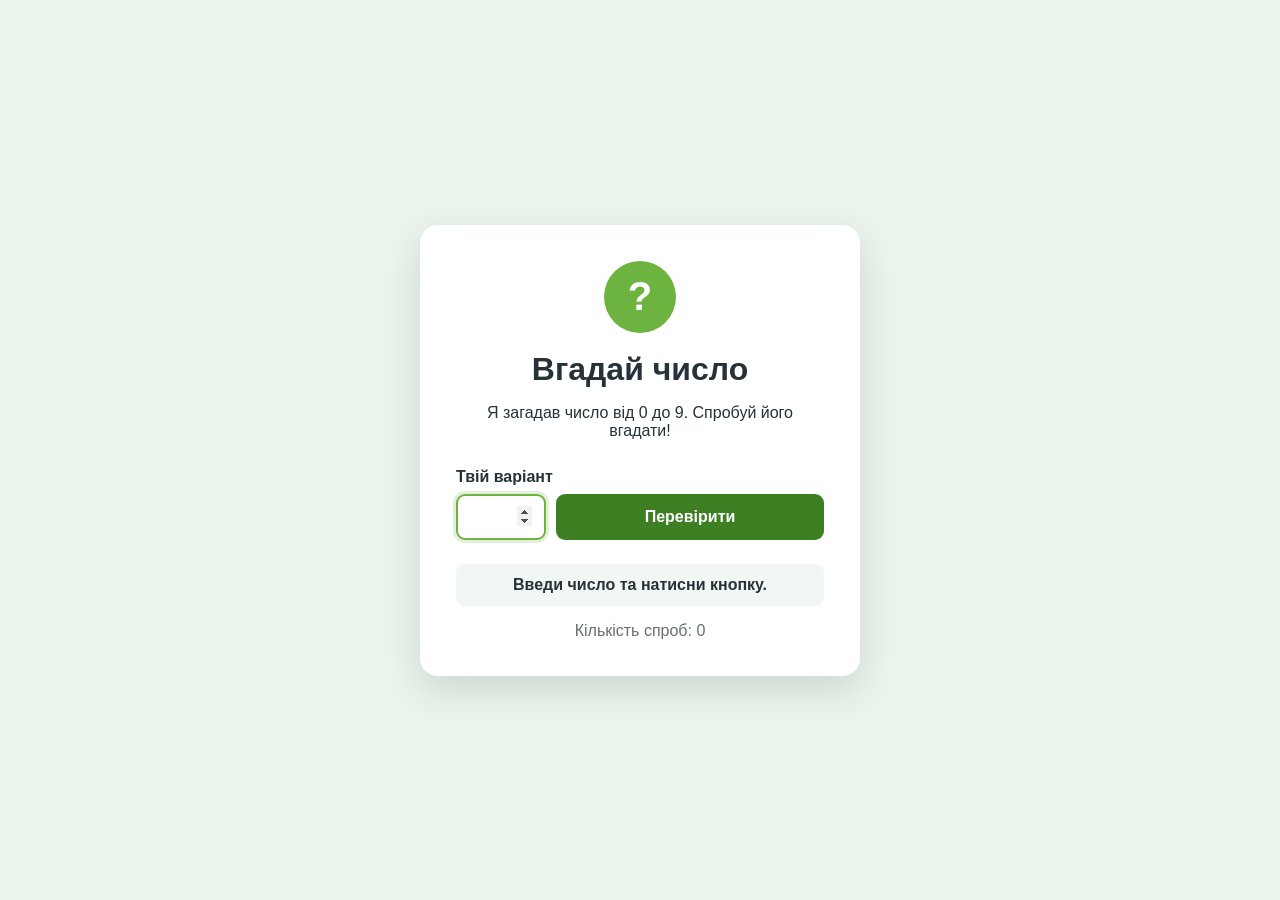
<file: guess-number/index.html>
<!doctype html>
<html lang="uk">
  <head>
    <meta charset="UTF-8">
    <meta name="viewport" content="width=device-width, initial-scale=1.0">
    <meta name="description" content="Проста гра Вгадай число">
    <title>Вгадай число</title>
    <link rel="stylesheet" href="styles.css">
    <script src="script.js" defer></script>
  </head>
  <body>
    <main class="game">
      <p class="game__icon" aria-hidden="true">?</p>
      <h1>Вгадай число</h1>
      <p>Я загадав число від 0 до 9. Спробуй його вгадати!</p>

      <form id="guess-form">
        <label for="guess">Твій варіант</label>
        <div class="controls">
          <input id="guess" name="guess" type="number" min="0" max="9" required autofocus>
          <button type="submit">Перевірити</button>
        </div>
      </form>

      <p id="message" class="message" aria-live="polite">Введи число та натисни кнопку.</p>
      <p class="attempts">Кількість спроб: <span id="attempts">0</span></p>

      <button id="restart" class="restart" type="button" hidden>Нова гра</button>
    </main>
  </body>
</html>
</file>
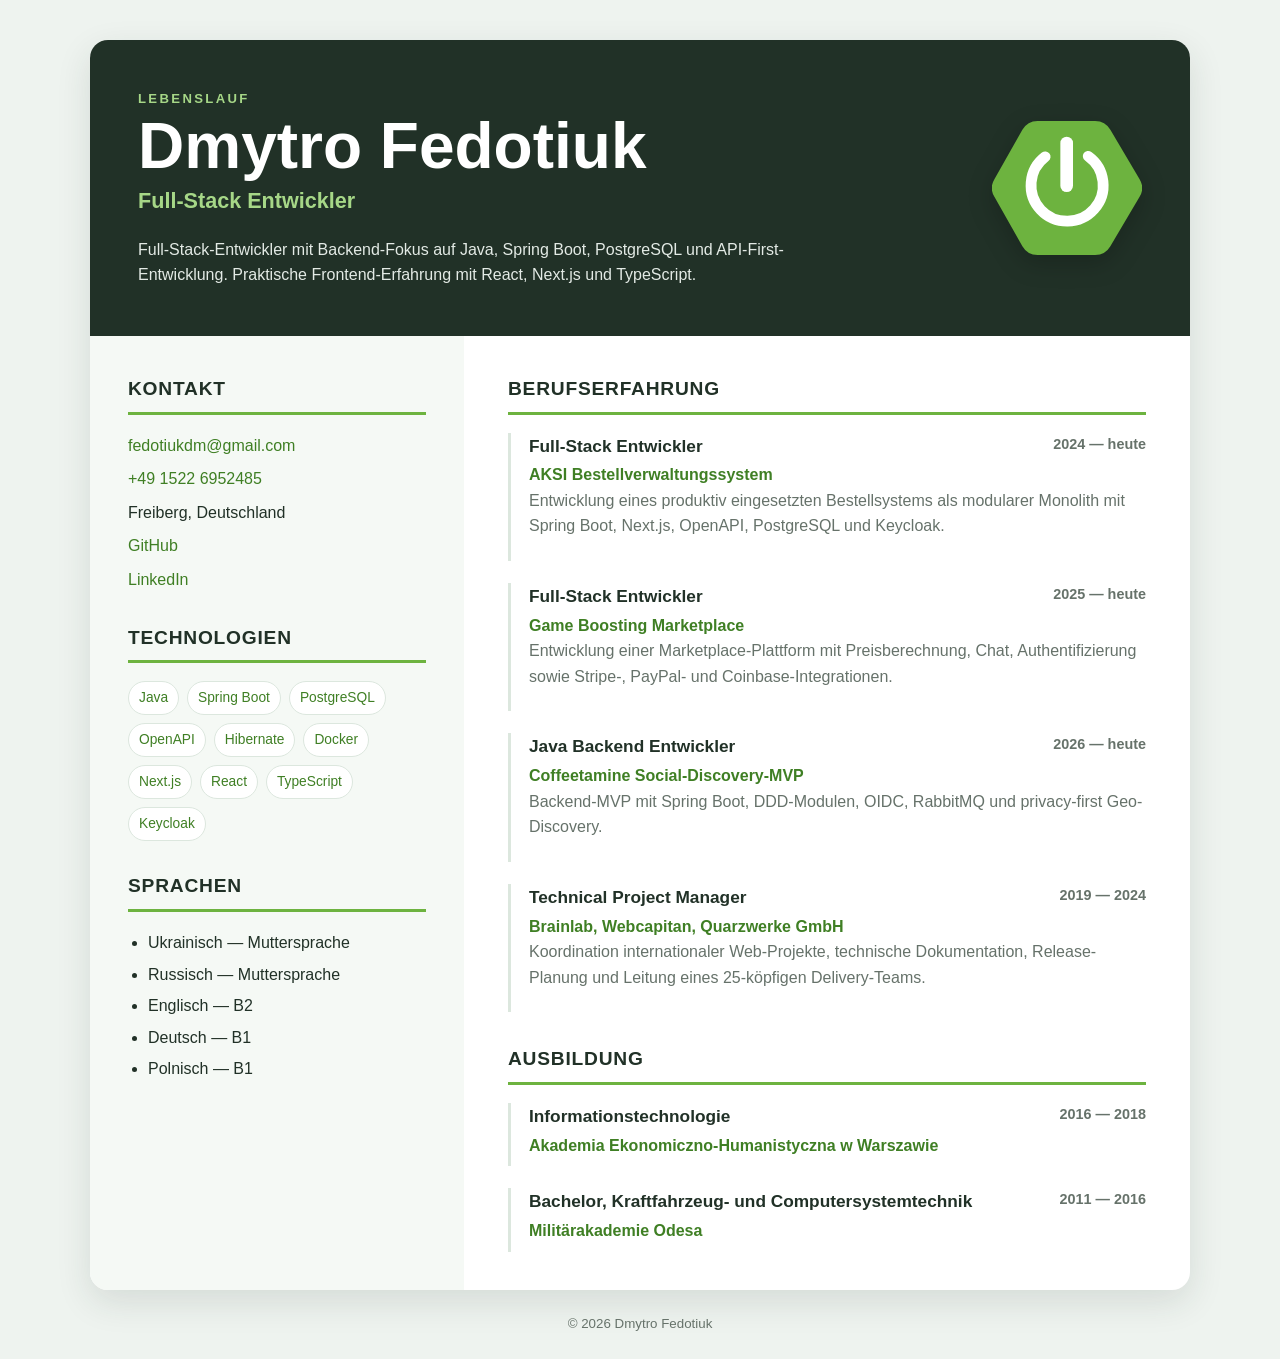
<file: index/index.html>
<!doctype html>
<html lang="de">
  <head>
    <meta charset="UTF-8">
    <meta name="viewport" content="width=device-width, initial-scale=1.0">
    <meta
      name="description"
      content="Lebenslauf von Dmytro Fedotiuk, Full-Stack Entwickler mit Schwerpunkt Java und Spring Boot."
    >
    <title>Dmytro Fedotiuk | CV</title>
    <link rel="icon" href="favicon.svg" type="image/svg+xml">
    <link rel="stylesheet" href="styles.css">
  </head>
  <body>
    <main class="cv">
      <header class="hero">
        <div class="hero__text">
          <p class="eyebrow">Lebenslauf</p>
          <h1>Dmytro Fedotiuk</h1>
          <p class="job-title">Full-Stack Entwickler</p>
          <p class="intro">
            Full-Stack-Entwickler mit Backend-Fokus auf Java, Spring Boot, PostgreSQL und
            API-First-Entwicklung. Praktische Frontend-Erfahrung mit React, Next.js und
            TypeScript.
          </p>
        </div>

        <img
          class="hero__logo"
          src="springboot.svg"
          alt="Spring Boot Logo"
          width="190"
          height="170"
        >
      </header>

      <div class="cv__layout">
        <aside class="sidebar">
          <section>
            <h2>Kontakt</h2>
            <address class="contact-list">
              <a href="mailto:fedotiukdm@gmail.com">fedotiukdm@gmail.com</a>
              <a href="tel:+4915226952485">+49 1522 6952485</a>
              <span>Freiberg, Deutschland</span>
              <a href="https://github.com/fedotiuk-dm">GitHub</a>
              <a href="https://linkedin.com/in/fedotiukdm">LinkedIn</a>
            </address>
          </section>

          <section>
            <h2>Technologien</h2>
            <div class="tags">
              <span>Java</span>
              <span>Spring Boot</span>
              <span>PostgreSQL</span>
              <span>OpenAPI</span>
              <span>Hibernate</span>
              <span>Docker</span>
              <span>Next.js</span>
              <span>React</span>
              <span>TypeScript</span>
              <span>Keycloak</span>
            </div>
          </section>

          <section>
            <h2>Sprachen</h2>
            <ul class="simple-list">
              <li>Ukrainisch — Muttersprache</li>
              <li>Russisch — Muttersprache</li>
              <li>Englisch — B2</li>
              <li>Deutsch — B1</li>
              <li>Polnisch — B1</li>
            </ul>
          </section>
        </aside>

        <div class="content">
          <section>
            <h2>Berufserfahrung</h2>

            <article class="entry">
              <div class="entry__heading">
                <div>
                  <h3>Full-Stack Entwickler</h3>
                  <p>AKSI Bestellverwaltungssystem</p>
                </div>
                <time>2024 — heute</time>
              </div>
              <p>
                Entwicklung eines produktiv eingesetzten Bestellsystems als modularer Monolith
                mit Spring Boot, Next.js, OpenAPI, PostgreSQL und Keycloak.
              </p>
            </article>

            <article class="entry">
              <div class="entry__heading">
                <div>
                  <h3>Full-Stack Entwickler</h3>
                  <p>Game Boosting Marketplace</p>
                </div>
                <time>2025 — heute</time>
              </div>
              <p>
                Entwicklung einer Marketplace-Plattform mit Preisberechnung, Chat,
                Authentifizierung sowie Stripe-, PayPal- und Coinbase-Integrationen.
              </p>
            </article>

            <article class="entry">
              <div class="entry__heading">
                <div>
                  <h3>Java Backend Entwickler</h3>
                  <p>Coffeetamine Social-Discovery-MVP</p>
                </div>
                <time>2026 — heute</time>
              </div>
              <p>
                Backend-MVP mit Spring Boot, DDD-Modulen, OIDC, RabbitMQ und
                privacy-first Geo-Discovery.
              </p>
            </article>

            <article class="entry">
              <div class="entry__heading">
                <div>
                  <h3>Technical Project Manager</h3>
                  <p>Brainlab, Webcapitan, Quarzwerke GmbH</p>
                </div>
                <time>2019 — 2024</time>
              </div>
              <p>
                Koordination internationaler Web-Projekte, technische Dokumentation,
                Release-Planung und Leitung eines 25-köpfigen Delivery-Teams.
              </p>
            </article>
          </section>

          <section>
            <h2>Ausbildung</h2>

            <article class="entry entry--compact">
              <div class="entry__heading">
                <div>
                  <h3>Informationstechnologie</h3>
                  <p>Akademia Ekonomiczno-Humanistyczna w Warszawie</p>
                </div>
                <time>2016 — 2018</time>
              </div>
            </article>

            <article class="entry entry--compact">
              <div class="entry__heading">
                <div>
                  <h3>Bachelor, Kraftfahrzeug- und Computersystemtechnik</h3>
                  <p>Militärakademie Odesa</p>
                </div>
                <time>2011 — 2016</time>
              </div>
            </article>
          </section>
        </div>
      </div>
    </main>

    <footer>
      <small>&copy; 2026 Dmytro Fedotiuk</small>
    </footer>
  </body>
</html>
</file>
<file: guess-number/styles.css>
* {
  box-sizing: border-box;
}

body {
  display: flex;
  min-height: 100vh;
  margin: 0;
  align-items: center;
  justify-content: center;
  padding: 20px;
  color: #253238;
  background: #eaf4ec;
  font-family: Arial, Helvetica, sans-serif;
}

.game {
  width: min(100%, 440px);
  padding: 36px;
  background: white;
  border-radius: 18px;
  box-shadow: 0 14px 35px rgb(37 50 56 / 14%);
  text-align: center;
}

.game__icon {
  display: flex;
  width: 72px;
  height: 72px;
  margin: 0 auto 18px;
  align-items: center;
  justify-content: center;
  color: white;
  background: #6db33f;
  border-radius: 50%;
  font-size: 2.5rem;
  font-weight: 700;
}

h1 {
  margin: 0 0 10px;
}

form {
  margin-top: 28px;
}

label {
  display: block;
  margin-bottom: 8px;
  font-weight: 700;
  text-align: left;
}

.controls {
  display: flex;
  gap: 10px;
}

input,
button {
  min-height: 46px;
  border-radius: 9px;
  font: inherit;
}

input {
  width: 90px;
  padding: 8px 12px;
  border: 2px solid #cdd8d0;
  font-size: 1.1rem;
}

input:focus {
  border-color: #6db33f;
  outline: 3px solid rgb(109 179 63 / 20%);
}

button {
  flex: 1;
  padding: 10px 18px;
  color: white;
  background: #3f7f24;
  border: 0;
  cursor: pointer;
  font-weight: 700;
  transition: background 0.2s ease, transform 0.2s ease;
}

button:hover {
  background: #2f6519;
  transform: translateY(-2px);
}

button:active {
  transform: translateY(0);
}

.message {
  min-height: 28px;
  margin: 24px 0 6px;
  padding: 12px;
  background: #f3f7f4;
  border-radius: 9px;
  font-weight: 700;
}

.message--success {
  color: #286317;
  background: #e2f3d9;
}

.message--hint {
  color: #805400;
  background: #fff3cf;
}

.message--error {
  color: #9b2525;
  background: #fde4e4;
}

.attempts {
  margin-bottom: 0;
  color: #647168;
}

.restart {
  width: 100%;
  margin-top: 18px;
}

@media (max-width: 480px) {
  .game {
    padding: 28px 20px;
  }

  .controls {
    flex-direction: column;
  }

  input {
    width: 100%;
  }
}
</file>
<file: index/styles.css>
:root {
  --green: #6db33f;
  --green-dark: #3f7f24;
  --ink: #213127;
  --muted: #66726a;
  --paper: #ffffff;
  --background: #eef3ef;
  --line: #dce7de;
}

* {
  box-sizing: border-box;
}

body {
  margin: 0;
  color: var(--ink);
  background: var(--background);
  font-family: Arial, Helvetica, sans-serif;
  line-height: 1.6;
}

a {
  color: var(--green-dark);
  text-decoration: none;
  transition: color 0.2s ease, transform 0.2s ease;
}

a:hover {
  color: var(--ink);
  transform: translateX(4px);
}

.cv {
  width: min(1100px, calc(100% - 40px));
  margin: 40px auto 20px;
  overflow: hidden;
  background: var(--paper);
  border-radius: 18px;
  box-shadow: 0 12px 35px rgb(33 49 39 / 12%);
}

.hero {
  display: flex;
  align-items: center;
  justify-content: space-between;
  gap: 40px;
  padding: 48px;
  color: white;
  background: var(--ink);
}

.hero__text {
  max-width: 720px;
}

.eyebrow {
  margin: 0 0 4px;
  color: #a6d787;
  font-size: 0.82rem;
  font-weight: 700;
  letter-spacing: 0.18em;
  text-transform: uppercase;
}

h1,
h2,
h3,
p {
  margin-top: 0;
}

h1 {
  margin-bottom: 4px;
  font-size: clamp(2.2rem, 6vw, 4rem);
  line-height: 1.05;
}

.job-title {
  margin-bottom: 18px;
  color: #a6d787;
  font-size: 1.35rem;
  font-weight: 700;
}

.intro {
  margin-bottom: 0;
  color: #e3eae5;
}

.hero__logo {
  width: 150px;
  height: auto;
  flex: 0 0 auto;
  filter: drop-shadow(0 8px 12px rgb(0 0 0 / 20%));
  transition: transform 0.25s ease;
}

.hero__logo:hover {
  transform: rotate(5deg) scale(1.05);
}

.cv__layout {
  display: flex;
  align-items: stretch;
}

.sidebar {
  display: flex;
  width: 34%;
  flex-direction: column;
  gap: 30px;
  padding: 38px;
  background: #f5f9f5;
}

.content {
  display: flex;
  width: 66%;
  flex-direction: column;
  gap: 32px;
  padding: 38px 44px;
}

h2 {
  margin-bottom: 18px;
  padding-bottom: 7px;
  border-bottom: 3px solid var(--green);
  font-size: 1.2rem;
  letter-spacing: 0.04em;
  text-transform: uppercase;
}

.contact-list {
  display: flex;
  flex-direction: column;
  gap: 8px;
  font-style: normal;
  overflow-wrap: anywhere;
}

.contact-list a {
  width: fit-content;
}

.tags {
  display: flex;
  flex-wrap: wrap;
  gap: 8px;
}

.tags span {
  padding: 5px 10px;
  color: var(--green-dark);
  background: white;
  border: 1px solid var(--line);
  border-radius: 999px;
  font-size: 0.86rem;
  transition: color 0.2s ease, background 0.2s ease, transform 0.2s ease;
}

.tags span:hover {
  color: white;
  background: var(--green-dark);
  transform: translateY(-2px);
}

.simple-list {
  margin: 0;
  padding-left: 20px;
}

.simple-list li + li {
  margin-top: 6px;
}

.entry {
  padding: 0 0 22px 18px;
  border-left: 3px solid var(--line);
  transition: border-color 0.2s ease, transform 0.2s ease;
}

.entry:hover {
  border-left-color: var(--green);
  transform: translateX(5px);
}

.entry + .entry {
  margin-top: 22px;
}

.entry--compact {
  padding-bottom: 8px;
}

.entry__heading {
  display: flex;
  align-items: flex-start;
  justify-content: space-between;
  gap: 20px;
}

.entry h3 {
  margin-bottom: 2px;
  font-size: 1.08rem;
}

.entry p {
  margin-bottom: 0;
  color: var(--muted);
}

.entry__heading p {
  color: var(--green-dark);
  font-weight: 700;
}

time {
  flex: 0 0 auto;
  color: var(--muted);
  font-size: 0.9rem;
  font-weight: 700;
}

footer {
  padding: 0 20px 24px;
  color: var(--muted);
  text-align: center;
}

@media (max-width: 760px) {
  .cv {
    width: min(100% - 24px, 620px);
    margin-top: 12px;
  }

  .hero {
    padding: 34px 28px;
  }

  .hero__logo {
    width: 105px;
  }

  .cv__layout {
    flex-direction: column;
  }

  .sidebar,
  .content {
    width: 100%;
    padding: 30px 28px;
  }

  .sidebar {
    gap: 24px;
  }
}

@media (max-width: 500px) {
  .hero {
    flex-direction: column-reverse;
    align-items: flex-start;
    gap: 24px;
  }

  .entry__heading {
    flex-direction: column;
    gap: 4px;
  }

  h1 {
    font-size: 2.35rem;
  }
}

@media print {
  body {
    background: white;
  }

  .cv {
    width: 100%;
    margin: 0;
    box-shadow: none;
  }

  .entry,
  .tags span,
  a,
  .hero__logo {
    transition: none;
  }
}
</file>
